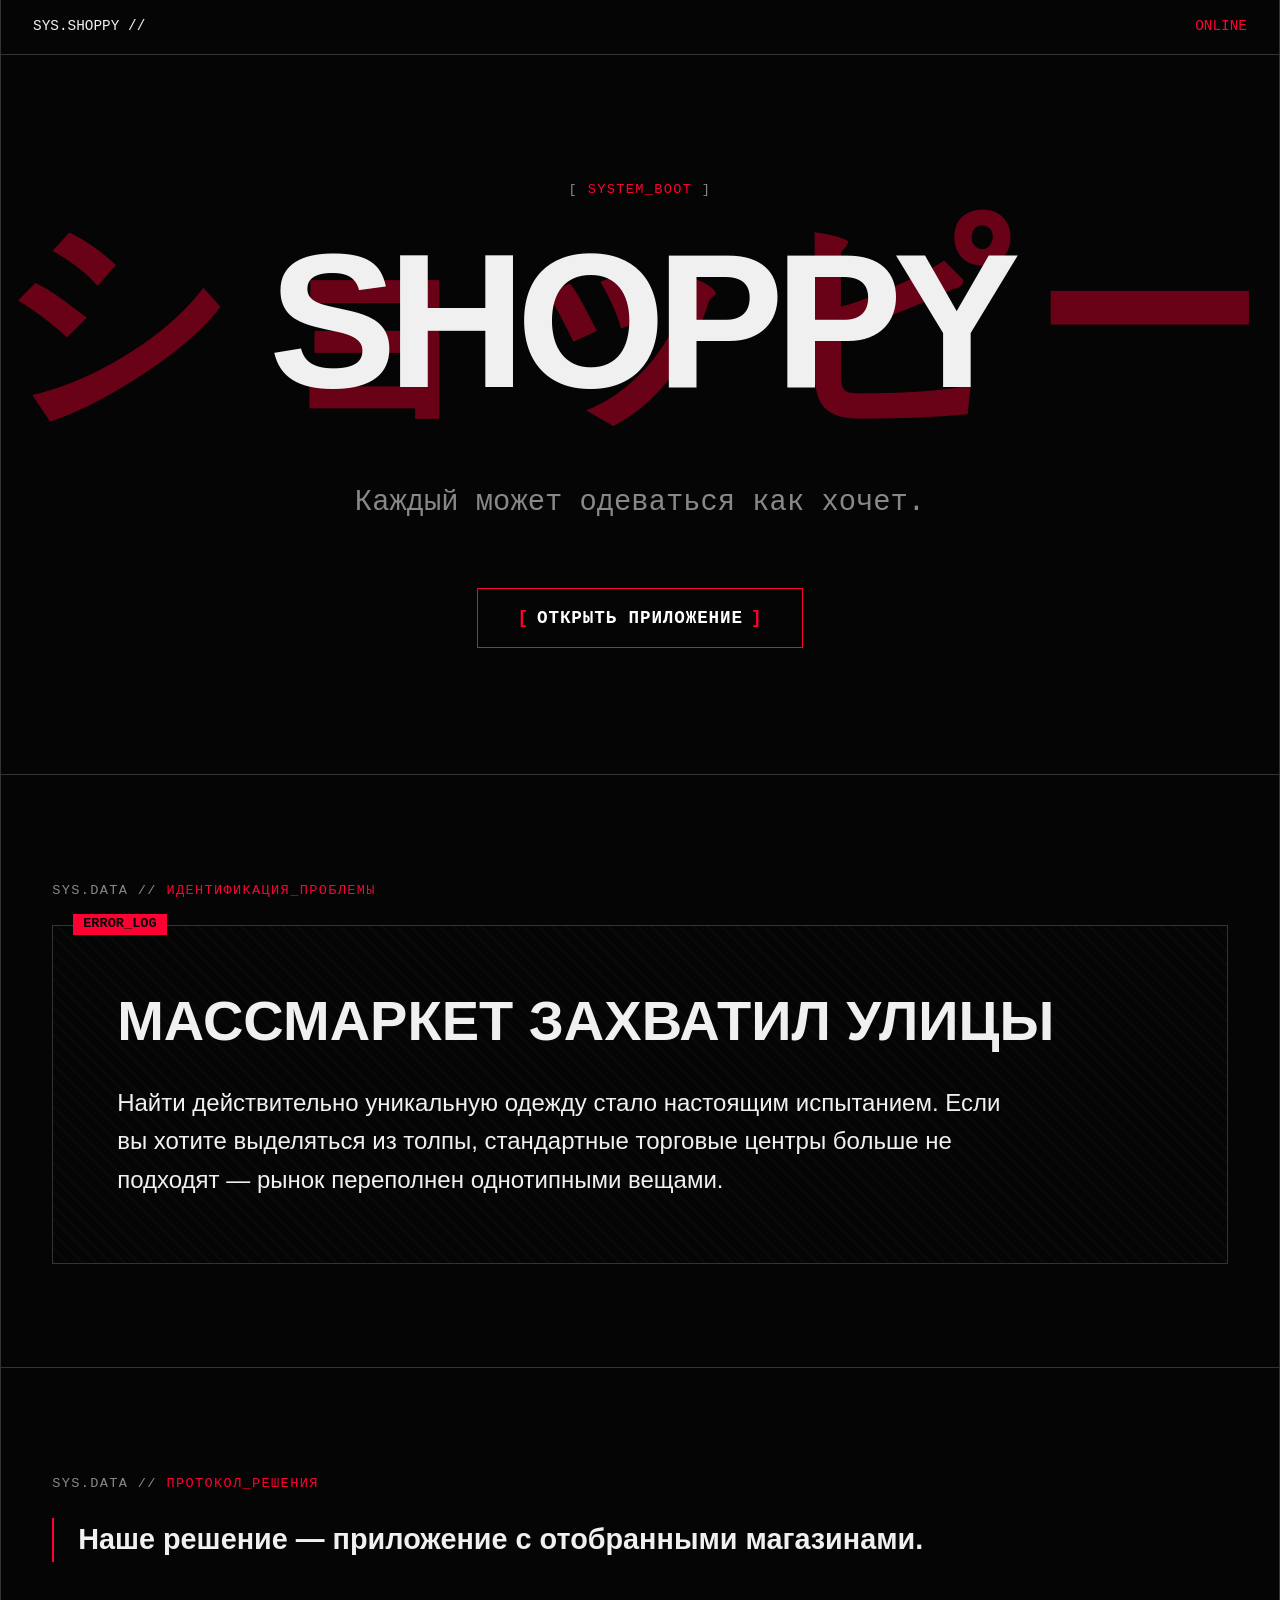
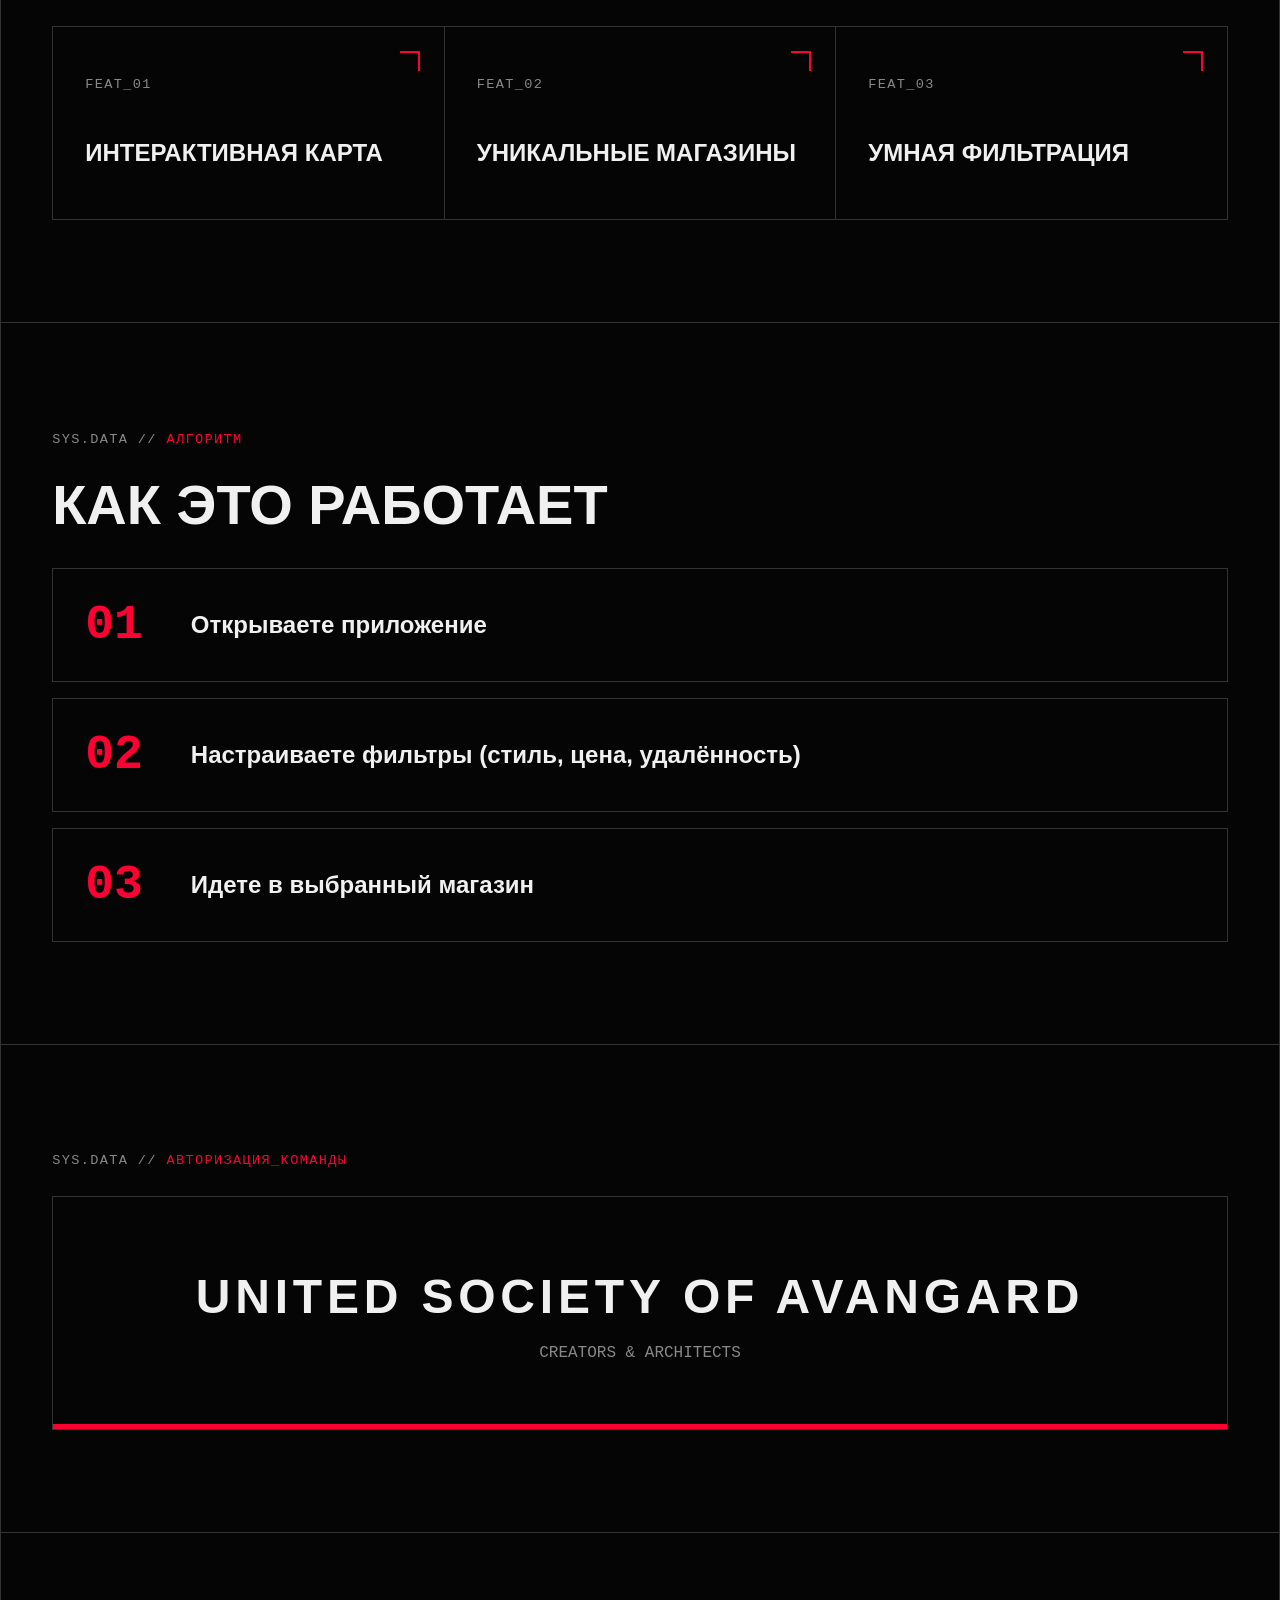
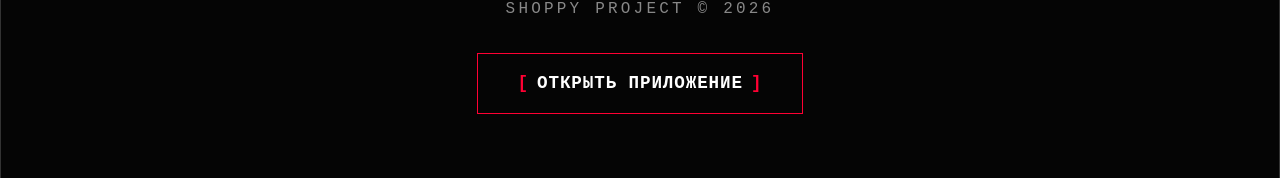
<file: index.html>
<!DOCTYPE html>
<html lang="ru">
<head>
    <meta charset="UTF-8">
    <meta name="viewport" content="width=device-width, initial-scale=1.0">
    <title>Shoppy landing</title>
    <style>
        :root {
            --bg-color: #050505;
            --text-main: #f0f0f0;
            --text-dim: #888888;
            --accent: #ff0033;
            --border-stark: #333333;
            
            --font-sans: 'Helvetica Neue', Arial, sans-serif;
            --font-mono: 'Courier New', Courier, monospace;
        }

        * {
            margin: 0;
            padding: 0;
            box-sizing: border-box;
            border-radius: 0 !important; /* Strict brutalism: absolutely no curves */
        }

        html {
            scroll-behavior: auto; /* Instant jump */
        }

        ::selection {
            background-color: var(--accent);
            color: var(--bg-color);
        }

        body {
            background-color: var(--bg-color);
            color: var(--text-main);
            font-family: var(--font-sans);
            line-height: 1.5;
            overflow-x: hidden;
            border-left: 1px solid var(--border-stark);
            border-right: 1px solid var(--border-stark);
            max-width: 1400px;
            margin: 0 auto;
            position: relative;
        }

        h1, h2, h3 {
            text-transform: uppercase;
            font-weight: 900;
        }

        .tech-label {
            font-family: var(--font-mono);
            font-size: 0.85rem;
            color: var(--text-dim);
            letter-spacing: 0.1em;
            margin-bottom: 1.5rem;
            display: inline-block;
            text-transform: uppercase;
        }

        .tech-label .highlight {
            color: var(--accent);
        }

        .link_to_map,
        .link_to_map:link,
        .link_to_map:visited,
        .link_to_map:hover,
        .link_to_map:active,
        .link_to_map:focus{
            text-decoration: none;
            color: white;
        }

        .btn {
            display: inline-flex;
            align-items: center;
            background-color: transparent;
            color: var(--accent);
            font-family: var(--font-mono);
            font-size: 1.1rem;
            font-weight: bold;
            text-decoration: none;
            padding: 1.2rem 2.5rem;
            border: 1px solid var(--accent);
            cursor: pointer;
            transition: all 0s; /* Brutalist instant transition */
            text-transform: uppercase;
            letter-spacing: 0.05em;
        }

        .btn::before {
            content: "[ ";
            margin-right: 0.5rem;
        }

        .btn::after {
            content: " ]";
            margin-left: 0.5rem;
        }

        .btn:hover {
            background-color: var(--accent);
            color: var(--bg-color);
        }

        .header {
            display: flex;
            justify-content: space-between;
            padding: 1rem 2rem;
            border-bottom: 1px solid var(--border-stark);
            font-family: var(--font-mono);
            font-size: 0.9rem;
            position: sticky;
            top: 0;
            background-color: var(--bg-color);
            z-index: 100;
        }

        .header .version {
            color: var(--accent);
        }

        section {
            padding: clamp(4rem, 8vw, 8rem) clamp(1rem, 4vw, 4rem);
            border-bottom: 1px solid var(--border-stark);
            position: relative;
        }

        .hero {
            min-height: 80vh;
            display: flex;
            flex-direction: column;
            justify-content: center;
            align-items: center;
            text-align: center;
            position: relative;
            overflow: hidden;
        }

        .hero-title-container {
            position: relative;
            display: inline-flex;
            justify-content: center;
            align-items: center;
            margin-bottom: 2rem;
            width: 100%;
        }

        /* Background Japanese Text */
        .hero-bg-text {
            position: absolute;
            top: 50%;
            left: 50%;
            transform: translate(-50%, -50%);
            font-size: clamp(4rem, 18vw, 15rem);
            color: var(--accent);
            z-index: 0;
            pointer-events: none;
            white-space: nowrap;
            font-weight: 900;
            letter-spacing: 0.1em;
            opacity: 0.4;
        }

        /* Main English Title */
        .hero h1 {
            font-size: clamp(4rem, 15vw, 12rem);
            line-height: 1;
            letter-spacing: -0.05em;
            color: var(--text-main);
            position: relative;
            z-index: 1;
        }

        .hero-slogan {
            font-size: clamp(1.2rem, 2.5vw, 1.8rem);
            max-width: 700px;
            margin: 2rem auto 4rem;
            font-family: var(--font-mono);
            color: var(--text-dim);
            position: relative;
            z-index: 1;
        }

        .problem-box {
            border: 1px solid var(--border-stark);
            padding: clamp(2rem, 5vw, 4rem);
            position: relative;
            background: repeating-linear-gradient(
                45deg,
                rgba(51, 51, 51, 0.1),
                rgba(51, 51, 51, 0.1) 2px,
                transparent 2px,
                transparent 10px
            );
        }

        .problem-box::before {
            content: "ERROR_LOG";
            position: absolute;
            top: -12px;
            left: 20px;
            background-color: var(--accent);
            color: var(--bg-color);
            padding: 0 10px;
            font-family: var(--font-mono);
            font-weight: bold;
            font-size: 0.85rem;
        }

        .section-title {
            font-size: clamp(2rem, 5vw, 3.5rem);
            margin-bottom: 2rem;
            line-height: 1.1;
        }

        .problem-text {
            font-size: clamp(1.1rem, 2vw, 1.5rem);
            color: var(--text-main);
            max-width: 900px;
            line-height: 1.6;
        }

        .solution-desc {
            font-size: clamp(1.2rem, 2.5vw, 1.8rem);
            margin-bottom: 4rem;
            font-weight: bold;
            border-left: 2px solid var(--accent);
            padding-left: 1.5rem;
        }

        .grid-1px {
            display: grid;
            grid-template-columns: repeat(auto-fit, minmax(300px, 1fr));
            gap: 1px;
            background-color: var(--border-stark);
            border: 1px solid var(--border-stark);
        }

        .card {
            background-color: var(--bg-color);
            padding: 3rem 2rem;
            position: relative;
            transition: 0s;
            display: flex;
            flex-direction: column;
        }

        .card:hover {
            background-color: var(--text-main);
            color: var(--bg-color);
        }

        .card:hover .crosshair {
            border-color: var(--bg-color);
        }

        .card h3 {
            font-size: 1.5rem;
            margin-top: 1rem;
        }

        .crosshair {
            position: absolute;
            top: 1.5rem;
            right: 1.5rem;
            width: 20px;
            height: 20px;
            border-top: 2px solid var(--accent);
            border-right: 2px solid var(--accent);
        }

        .steps-container {
            display: flex;
            flex-direction: column;
            gap: 1rem;
        }

        .step-row {
            display: grid;
            grid-template-columns: auto 1fr;
            align-items: center;
            gap: clamp(1.5rem, 4vw, 3rem);
            border: 1px solid var(--border-stark);
            padding: 2rem;
            transition: 0s;
        }

        .step-row:hover {
            border-color: var(--accent);
            background-color: rgba(255, 0, 51, 0.05);
        }

        .step-num {
            font-family: var(--font-mono);
            font-size: clamp(2rem, 4vw, 3rem);
            font-weight: bold;
            color: var(--accent);
            line-height: 1;
        }

        .step-content {
            font-size: clamp(1.1rem, 2vw, 1.5rem);
            font-weight: bold;
        }

        .team-box {
            border: 1px solid var(--border-stark);
            padding: 4rem 2rem;
            text-align: center;
            background-color: var(--bg-color);
            position: relative;
        }

        .team-box::after {
            content: '';
            position: absolute;
            bottom: 0;
            left: 0;
            width: 100%;
            height: 5px;
            background-color: var(--accent);
        }

        .team-box h3 {
            font-size: clamp(1.5rem, 4vw, 3rem);
            color: var(--text-main);
            letter-spacing: 0.1em;
            margin-bottom: 0.5rem;
        }

        .team-box p {
            font-family: var(--font-mono);
            color: var(--text-dim);
            text-transform: uppercase;
        }

        .footer {
            padding: 4rem 2rem;
            display: flex;
            flex-direction: column;
            justify-content: center;
            align-items: center;
            gap: 2rem;
            text-align: center;
        }

        .footer-brand {
            font-family: var(--font-mono);
            font-size: 1rem;
            color: var(--text-dim);
            letter-spacing: 0.2em;
        }

        @media (max-width: 768px) {
            .header {
                align-items: center;
            }
            .step-row {
                grid-template-columns: 1fr;
                gap: 1rem;
                text-align: center;
            }
        }
    </style>
</head>
<body>

    <header class="header">
        <div class="brand">SYS.SHOPPY //</div>
        <div class="version">ONLINE</div>
    </header>

    <section class="hero">
        <span class="tech-label">[ <span class="highlight">SYSTEM_BOOT</span> ]</span>
        <div class="hero-title-container">
            <div class="hero-bg-text">ショッピー</div>
            <h1>SHOPPY</h1>
        </div>
        <p class="hero-slogan">Каждый может одеваться как хочет.</p>
        <button class="btn"><a class="link_to_map" href="./map.html">Открыть приложение</a></button>
    </section>

    <section class="problem">
        <span class="tech-label">SYS.DATA // <span class="highlight">ИДЕНТИФИКАЦИЯ_ПРОБЛЕМЫ</span></span>
        <div class="problem-box">
            <h2 class="section-title">Массмаркет захватил улицы</h2>
            <p class="problem-text">Найти действительно уникальную одежду стало настоящим испытанием. Если вы хотите выделяться из толпы, стандартные торговые центры больше не подходят — рынок переполнен однотипными вещами.</p>
        </div>
    </section>

    <section class="solution">
        <span class="tech-label">SYS.DATA // <span class="highlight">ПРОТОКОЛ_РЕШЕНИЯ</span></span>
        <p class="solution-desc">Наше решение — приложение с отобранными магазинами.</p>

        <div class="grid-1px">
            <div class="card">
                <div class="crosshair"></div>
                <span class="tech-label">FEAT_01</span>
                <h3>Интерактивная карта</h3>
            </div>
            <div class="card">
                <div class="crosshair"></div>
                <span class="tech-label">FEAT_02</span>
                <h3>Уникальные магазины</h3>
            </div>
            <div class="card">
                <div class="crosshair"></div>
                <span class="tech-label">FEAT_03</span>
                <h3>Умная фильтрация</h3>
            </div>
        </div>
    </section>

    <section class="how-it-works">
        <span class="tech-label">SYS.DATA // <span class="highlight">АЛГОРИТМ</span></span>
        <h2 class="section-title">Как это работает</h2>

        <div class="steps-container">
            <div class="step-row">
                <div class="step-num">01</div>
                <div class="step-content">Открываете приложение</div>
            </div>
            <div class="step-row">
                <div class="step-num">02</div>
                <div class="step-content">Настраиваете фильтры (стиль, цена, удалённость)</div>
            </div>
            <div class="step-row">
                <div class="step-num">03</div>
                <div class="step-content">Идете в выбранный магазин</div>
            </div>
        </div>
    </section>

    <section class="team">
        <span class="tech-label">SYS.DATA // <span class="highlight">АВТОРИЗАЦИЯ_КОМАНДЫ</span></span>
        
        <div class="team-box">
            <h3>UNITED SOCIETY OF AVANGARD</h3>
            <p>Creators & Architects</p>
        </div>
    </section>

    <footer class="footer">
        <div class="footer-brand">SHOPPY PROJECT &copy; 2026</div>
        <button class="btn"><a class="link_to_map" href="./map.html">Открыть приложение</a></button>
    </footer>

</body>
</html>
</file>
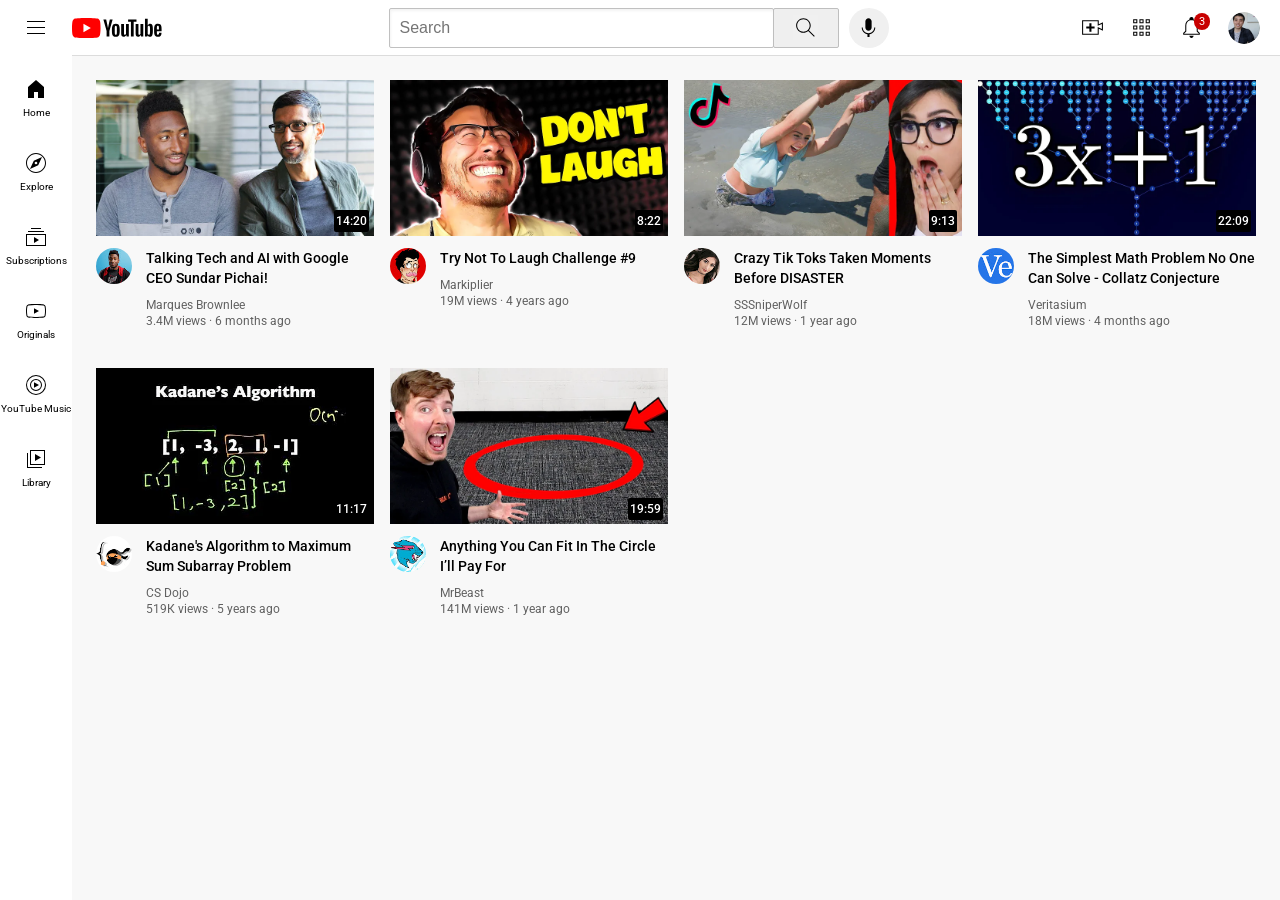
<file: youtube.html>
<!DOCTYPE html>
<html>
  <head>
    <title>youtube.com Clone</title>
    <link rel="preconnect" href="https://fonts.googleapis.com">
    <link rel="preconnect" href="https://fonts.gstatic.com" crossorigin>
    <link href="https://fonts.googleapis.com/css2?family=Roboto:ital,wght@0,100..900;1,100..900&display=swap" rel="stylesheet">
    <link rel="stylesheet" href="styles/general.css">
    <link rel="stylesheet" href="styles/video.css">
    <link rel="stylesheet" href="styles/header.css">
    <link rel="stylesheet" href="styles/sidebar.css">

  </head>


  <body>
    <header class="header">
      <div class="left-section">
        <img class="hamburger-menu" src="icons/hamburger-menu.svg">
        <img class="youtube-logo" src="icons/youtube-logo.svg">

      </div>
      <div class="middle-section">
        <input class="search-bar" type="text" placeholder="Search">
        <button class="search-button">
          <img class="search-icon" src="icons/search.svg">
          <div class="tooltip">Search</div>
        </button>
        <!-- Put position absolute inside position relative-->
        <button class="voice-search-button">
          <img class="voice-search-icon" src="icons/voice-search-icon.svg">
          <div class="tooltip">Search with your voice</div>
        </button>
      </div>
      <div class="right-section">
        <div class="upload-icon-container">
          <img class="upload-icon" src="icons/upload.svg">
          <div class="tooltip">Create</div>
        </div>
        <div class="youtube-apps-icon-container">
          <img class="youtube-apps-icon" src="icons/youtube-apps.svg">
          <div class="tooltip">YouTube apps</div>
        </div>
        <div class="notifications-icon-container">
          <img class="notifications-icon" src="icons/notifications.svg">
          <div class="notifications-counter">3</div>
          <div class="tooltip">Notifications</div>
        </div>
          <img class="current-user-picture" src="channel-pictures/my-channel.jpeg">
        </div>
      </div>
      
    </header>


    <nav class="sidebar">
      <div class="sidebar-link">
        <img src="icons/home.svg">
        <p>Home</p>
      </div>
      <div class="sidebar-link">
        <img src="icons/explore.svg">
        <p>Explore</p>
      </div>
      <div class="sidebar-link">
        <img src="icons/subscriptions.svg">
        <p>Subscriptions</p>
      </div>
      <div class="sidebar-link">
        <img src="icons/originals.svg">
        <p>Originals</p>
      </div>
      <div class="sidebar-link">
        <img src="icons/youtube-music.svg">
        <p>YouTube Music</p>
      </div>
      <div class="sidebar-link">
        <img src="icons/library.svg">
        <p>Library</p>
      </div>
    </nav>
    
    <main>
      <section class="video-grid">  
        <div class="video-preview">
          <div class="thumbnail-row">
            <a href="https://www.youtube.com/watch?v=n2RNcPRtAiY">
              <img class="thumbnail" src="thumbnails/thumbnail-1.webp">
            </a>
            <div class="video-time">14:20</div>
          </div>
          <div class= "video-info-grid">
            <div class="channel-picture">
              <div class="profile-picture-container">
                <img class=profile-picture src="channel-pictures/channel-1.jpeg">
                <div class="tooltip">
                  <img class=tooltip-profile-picture src="channel-pictures/channel-1.jpeg">
                  <div class="author-info">
                    <p class="video-author">Margues Brownlee</p>
                    <p class="video-author-subs">15M subscribers<p></p>
                  </div>
                </div>
              </div>
            </div>
            <div class="video-info">
              <a href="https://www.youtube.com/watch?v=n2RNcPRtAiY">
                <p class="video-title">
                Talking Tech and AI with Google CEO Sundar Pichai!
                </p>
              </a>
              
              <p class="video-author">
                Marques Brownlee
              </p>
              <p class="video-stats">
                3.4M views &#183 6 months ago
              </p>
            </div>
            
            
          </div> 
        </div>
        
        <div class="video-preview">
          <div class="thumbnail-row">
            <img class="thumbnail" src="thumbnails/thumbnail-2.webp">
            <div class="video-time">8:22</div>
          </div>
          <div class="video-info-grid">
            <div class="channel-picture">
              <img class=profile-picture src="channel-pictures/channel-2.jpeg">
              
            </div>
            <div class="video-info">
              <p class="video-title">
                Try Not To Laugh Challenge #9
              </p>
              <p class="video-author">
                Markiplier
              </p>
              <p class="video-stats">
                19M views &#183 4 years ago
              </p>
            </div>
          </div> 
        </div>

        <div class="video-preview">
          <div class="thumbnail-row">
            <img class="thumbnail" src="thumbnails/thumbnail-3.webp">
            <div class="video-time">9:13</div>
          </div>
          <div class= "video-info-grid">
            <div class="channel-picture">
              <img class=profile-picture src="channel-pictures/channel-3.jpeg">
            </div>
            <div class="video-info">
              <p class="video-title">
                Crazy Tik Toks Taken Moments Before DISASTER
              </p>
              <p class="video-author">
                SSSniperWolf
              </p>
              <p class="video-stats">
                12M views &#183 1 year ago
              </p>
            </div>
            
            
          </div> 
        </div>
        
        <div class="video-preview">
          <div class="thumbnail-row">
            <img class="thumbnail" src="thumbnails/thumbnail-4.webp">
            <div class="video-time">22:09</div>
          </div>
          <div class="video-info-grid">
            <div class="channel-picture">
              <img class=profile-picture src="channel-pictures/channel-4.jpeg">
            </div>
            <div class="video-info">
              <p class="video-title">
                The Simplest Math Problem No One Can Solve - Collatz Conjecture
              </p>
              <p class="video-author">
                Veritasium
              </p>
              <p class="video-stats">
                18M views &#183 4 months ago
              </p>
            </div>
          </div> 
        </div>

        <div class="video-preview">
          <div class="thumbnail-row">
            <img class="thumbnail" src="thumbnails/thumbnail-5.webp">
            <div class="video-time">11:17</div>
          </div>
          <div class= "video-info-grid">
            <div class="channel-picture">
              <img class=profile-picture src="channel-pictures/channel-5.jpeg">
            </div>
            <div class="video-info">
              <p class="video-title">
                Kadane's Algorithm to Maximum Sum Subarray Problem
              </p>
              <p class="video-author">
                CS Dojo
              </p>
              <p class="video-stats">
                519К views &#183 5 years ago
              </p>
            </div>
            
            
          </div> 
        </div>
        
        <div class="video-preview">
          <div class="thumbnail-row">
            <img class="thumbnail" src="thumbnails/thumbnail-6.webp">
            <div class="video-time">19:59</div>
          </div>
          <div class="video-info-grid">
            <div class="channel-picture">
              <img class=profile-picture src="channel-pictures/channel-6.jpeg">
            </div>
            <div class="video-info">
              <p class="video-title">
                Anything You Can Fit In The Circle I’ll Pay For
              </p>
              <p class="video-author">
                MrBeast
              </p>
              <p class="video-stats">
                141M views &#183 1 year ago
              </p>
            </div>
          </div> 
        </div>
      </section>
    </main>

    

  </body>
</html>
</file>
<file: styles/general.css>
p {
  margin-top: 0;
  margin-bottom: 0;
}

body {
  font-family: Roboto, Arial;
  margin: 0;
  padding-top: 80px;
  padding-left: 96px;
  padding-right: 24px;
  background-color: rgb(248, 248, 248);
}

a {
  text-decoration: none;
  color: black
}
</file>
<file: styles/video.css>
.thumbnail {
  width: 100%;
}

.video-title {
  margin-top: 0;
  font-size: 14px;
  font-weight: 500;
  line-height: 20px;
  margin-bottom: 10px;
}


.video-info-grid {
  display: grid; 
  grid-template-columns: 50px 1fr;
}


.profile-picture-container {
  position: relative;
}

.profile-picture-container .tooltip {
  position: absolute;
  display: flex;
  justify-content: space-between;
  align-items: center;
  background-color: white;
  border-radius: 5px;
  height: 70px;
  width: 200px;
  padding-top: 10px;
  padding-bottom: 10px;
  padding-right: 15px;
  padding-left: 15px;
  box-shadow: 0 0 20px rgba(0, 0, 0, 0.2);
  opacity: 0;
  z-index: 50;
  transition: opacity 0.15s;
  pointer-events: none;
}

.tooltip-profile-picture {
  height: 55px;
  border-radius: 30px;
  margin-right: 10px;
}



.tooltip .video-author {
  font-size: 17px;
  font-weight: bold;
  color: black
}

.tooltip .video-author-subs {
  font-size: 13px;
  color: rgb(155, 155, 155)
}

.profile-picture-container:hover .tooltip {
  opacity: 1;
}

.profile-picture {
  width: 36px;
  border-radius: 50px;
}



.thumbnail-row {
  margin-bottom: 8px;
  position: relative;
}

.video-author,
.video-stats {
  font-size: 12px;
  color: rgb(96, 96, 96);
}

.video-author {
  margin-bottom: 2px;
}

.video-grid {
  display: grid;
  grid-template-columns: 1fr 1fr 1fr;
  column-gap: 16px;
  row-gap: 40px;

}

@media (max-width: 869px) {
  .video-grid {
    grid-template-columns: 1fr 1fr;
  }
}

@media (min-width: 1000px) {
  .video-grid {
    grid-template-columns: 1fr 1fr 1fr 1fr;
  }
}

.video-time {
  font-size: 12px;
  font-weight: 500;
  background-color: black;
  color: white;
  position: absolute;
  bottom: 8px;
  right: 5px;
  padding: 4px 2px;
  border-radius: 2px;
}
</file>
<file: styles/header.css>
.header {
height: 55px;
display: flex;
flex-direction: row;
justify-content: space-between;
position: fixed;
top: 0;
left: 0;
right: 0;
background-color: white;
border-bottom-width: 1px;
border-bottom-style: solid;
border-bottom-color: rgb(220, 220, 220);
z-index: 100;
}

.left-section {
  display: flex;
  align-items: center;
}


.hamburger-menu {
  height: 24px;
  margin-left: 24px;
  margin-right: 24px;
}

.youtube-logo {
  height: 20px;
}

.middle-section {
  flex: 1;
  margin-left: 70px;
  margin-right: 35px;
  max-width: 500px;
  display: flex;
  align-items: center;
}

.search-bar {
  flex:1;
  height: 36px;
  padding-left: 10px;
  font-size: 16px;
  border: 1px solid rgb(192, 192, 192);
  border-radius: 2px;
  box-shadow: inset 1px 2px 3px rgba(0, 0, 0, 0.05);
  width: 60px
}

.search-bar::placeholder {
  font-size: 16px;
}

.search-button {
  height: 40px;
  width: 66px;
  border-width: 1px;
  border-style: solid;
  border-radius: 2px;;
  border-color: rgb(190, 190, 190);
  margin-left: -1px;
  margin-right: 10px;
}

.search-button,
.voice-search-button,
.upload-icon-container,
.youtube-apps-icon-container,
.notifications-icon-container {
  position: relative;
  display: flex;
  justify-content: center;
  align-items: center;
}

.search-button .tooltip,
.voice-search-button .tooltip,
.upload-icon-container .tooltip,
.youtube-apps-icon-container .tooltip,
.notifications-icon-container .tooltip{
  position: absolute;
  background-color: gray;
  color: white;
  padding-top: 4px;
  padding-bottom: 4px;
  padding-left: 8px;
  padding-right: 8px;
  border-radius: 2px;
  font-size: 12px;
  bottom: -40px;
  opacity: 0;
  transition: opacity 0.15s;
  pointer-events: none;
  white-space: nowrap;
}

.search-button:hover .tooltip,
.voice-search-button:hover .tooltip,
.upload-icon-container:hover .tooltip,
.youtube-apps-icon-container:hover .tooltip,
.notifications-icon-container:hover .tooltip {
  opacity: 1;
}

.search-icon {
  height: 25px;
  background-color: rgb(240, 240, 240);

}

.voice-search-button {
  height: 40px;
  width: 40px;
  border-radius: 20px;
  border: none;
  background-color: rgb(240, 240, 240);
}

.voice-search-icon {
  height: 25px;
}

.right-section {
  width: 180px;
  display: flex;
  align-items: center;
  justify-content: space-between;
  margin-right: 20px;
  flex-shrink: 0;
}

.upload-icon {
  height: 25px;
}
.youtube-apps-icon {
  height: 25px;
}

.notifications-icon {
  height: 25px;
}

.notifications-icon-container {
  position: relative;
}

.notifications-counter {
  position: absolute;
  top: -2px;
  right: -6px;
  background-color: rgb(200, 0, 0);
  color: white;
  font-size: 11px;
  padding-left: 5px;
  padding-right: 5px;
  padding-bottom: 2px;
  padding-top: 2px;
  border-radius: 10px;
}

.current-user-picture {
  height: 32px;
  border-radius: 16px;
}
</file>
<file: styles/sidebar.css>
.sidebar {
  position: fixed;
  left: 0;
  bottom: 0;
  top: 55px;
  background-color: white;
  width: 72px;
  z-index: 200;
  padding-top: 5px;
}

.sidebar-link {
  background-color: white;
  height: 74px;
  display: flex;
  flex-direction: column;
  justify-content: center;
  align-items: center;
  cursor: pointer
}

.sidebar-link:hover {
  background-color: rgb(235, 235, 235);
}

.sidebar-link img {
  height: 24px;
  margin-bottom: 6px;
}

.sidebar p {
  font-size: 10px;
}
</file>
